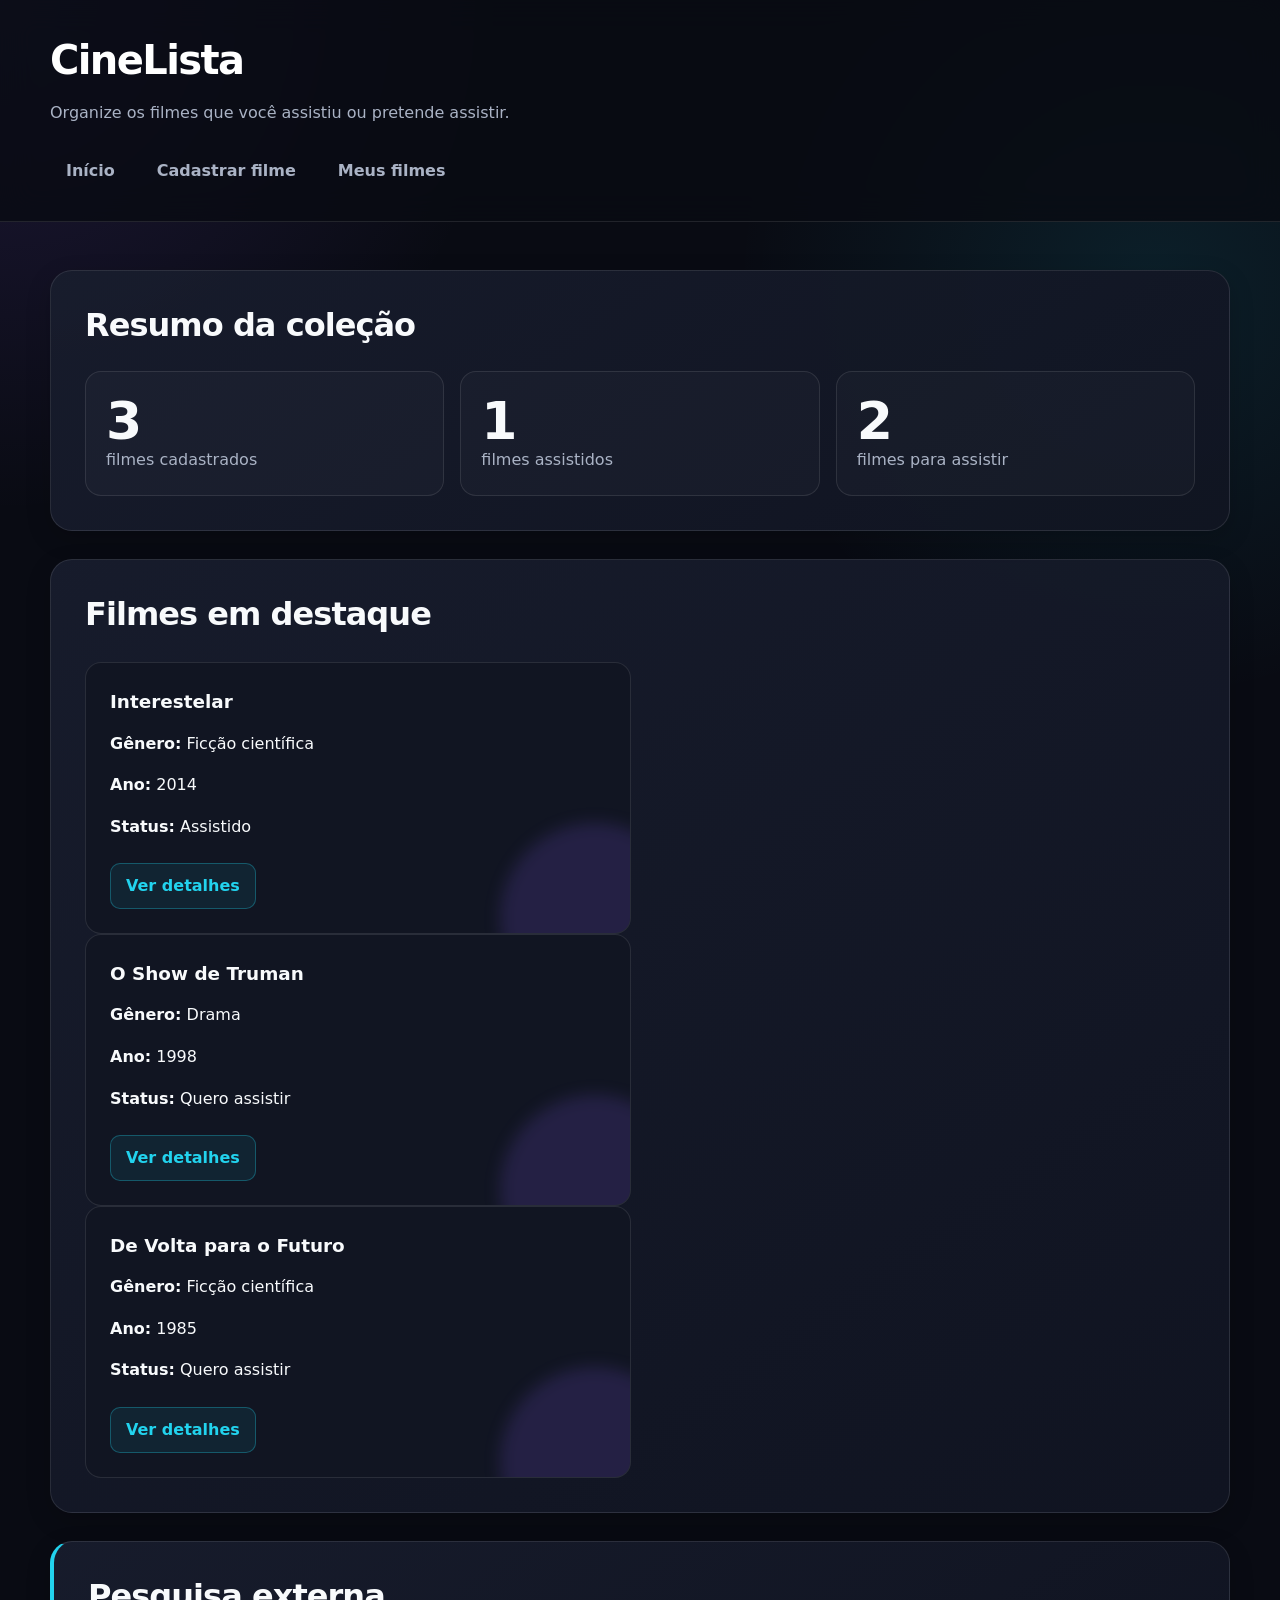
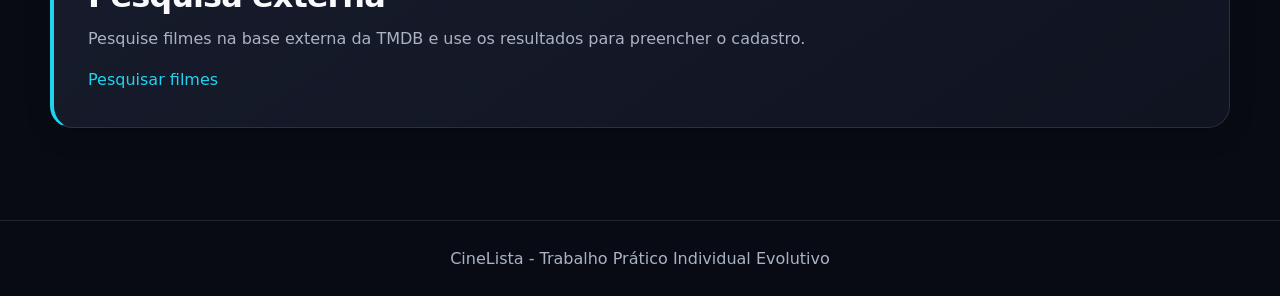
<file: index.html>
<!DOCTYPE html>
<html lang="pt-BR">
<head>
  <meta charset="UTF-8"><meta name="viewport" content="width=device-width, initial-scale=1.0">
  <meta name="description" content="Sistema pessoal para organizar filmes assistidos e filmes que o usuário pretende assistir.">
  <link rel="stylesheet" href="assets/css/index.css"><title>CineLista | Início</title>
</head>
<body>
<header><h1>CineLista</h1><p>Organize os filmes que você assistiu ou pretende assistir.</p><nav aria-label="Navegação principal"><ul><li><a href="index.html">Início</a></li><li><a href="cadastro.html">Cadastrar filme</a></li><li><a href="filmes.html">Meus filmes</a></li></ul></nav></header>
<main>
  <section aria-labelledby="resumo-titulo"><h2 id="resumo-titulo">Resumo da coleção</h2><ul id="resumo-colecao"></ul></section>
  <section aria-labelledby="destaques-titulo"><h2 id="destaques-titulo">Filmes em destaque</h2><div id="destaques"></div></section>
  <aside aria-labelledby="api-titulo">
    <h2 id="api-titulo">Pesquisa externa</h2>

    <p>
      Pesquise filmes na base externa da TMDB e use os
      resultados para preencher o cadastro.
    </p>

    <a href="#">
      Pesquisar filmes
    </a>
  </aside>
</main>
<footer><p>CineLista - Trabalho Prático Individual Evolutivo</p></footer>
<script src="assets/js/index.js"></script>
</body></html>
</file>
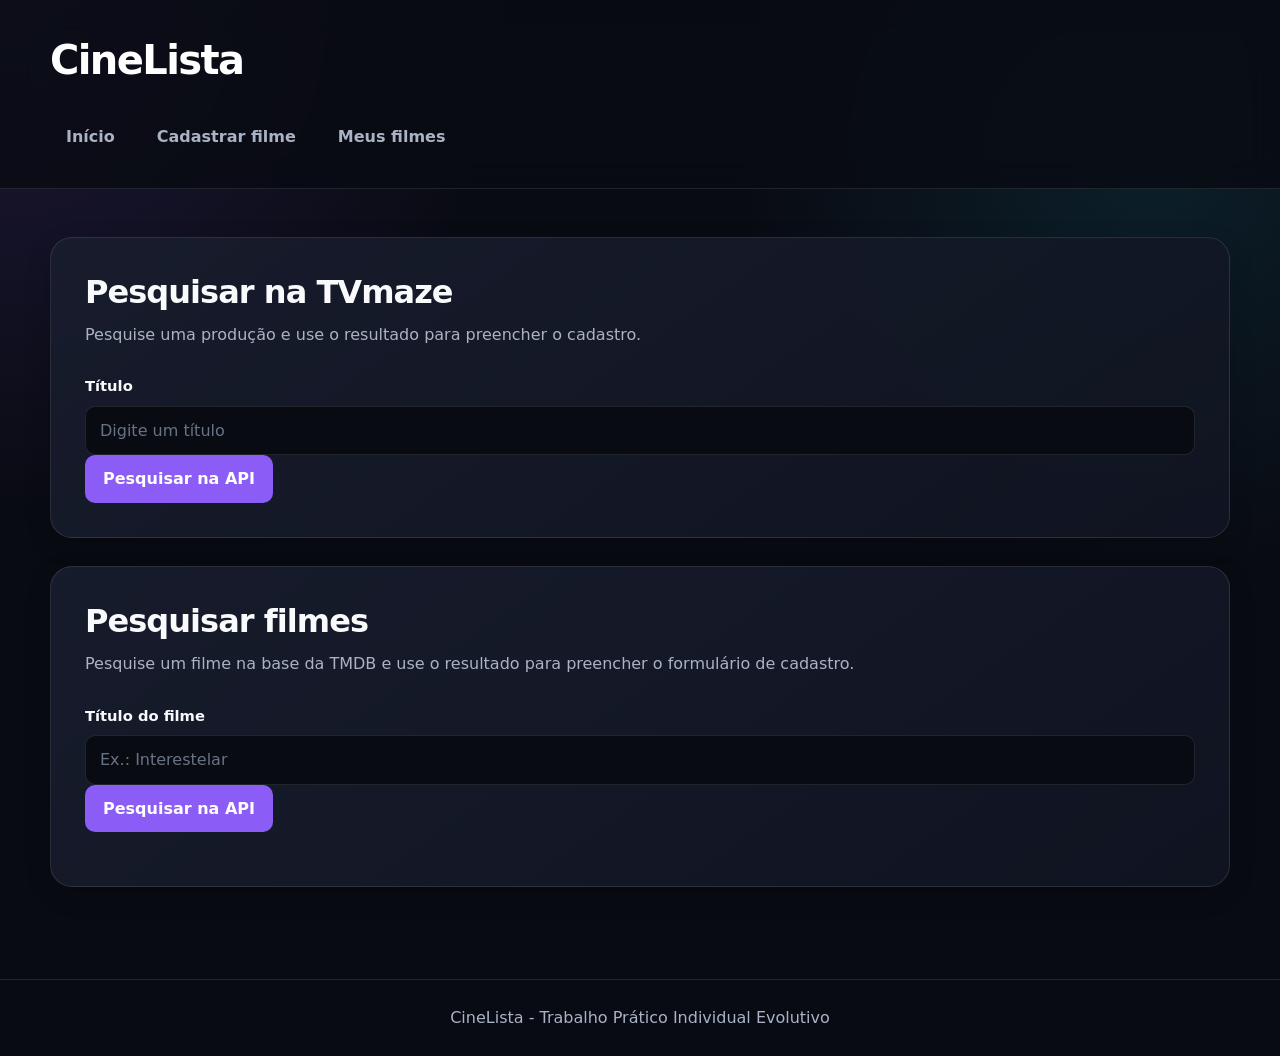
<file: cadastro.html>
<!DOCTYPE html>
<html lang="pt-BR">
<head>
  <meta charset="UTF-8"><meta name="viewport" content="width=device-width, initial-scale=1.0">
  <meta name="description" content="Cadastro de filmes no sistema CineLista."><link rel="stylesheet" href="assets/css/cadastro.css"><title>CineLista | Cadastrar filme</title>
</head>
<body>
<header><h1>CineLista</h1><nav aria-label="Navegação principal"><ul><li><a href="index.html">Início</a></li><li><a href="cadastro.html">Cadastrar filme</a></li><li><a href="filmes.html">Meus filmes</a></li></ul></nav></header>
<main>
  <section id="pesquisa-api" aria-labelledby="api-titulo"><h2 id="api-titulo">Pesquisar na TVmaze</h2><p>Pesquise uma produção e use o resultado para preencher o cadastro.</p><form id="form-api"><label for="busca-api">Título</label><br><input type="search" id="busca-api" required placeholder="Digite um título"><button type="submit">Pesquisar na API</button></form><div id="resultados-api" aria-live="polite"></div></section>
  <section id="pesquisa-api" aria-labelledby="api-titulo">
  <h2 id="api-titulo">Pesquisar filmes</h2>

  <p>
    Pesquise um filme na base da TMDB e use o resultado
    para preencher o formulário de cadastro.
  </p>

  <form id="form-api">
    <p>
      <label for="busca-api">Título do filme</label><br>

      <input
        type="search"
        id="busca-api"
        name="busca-api"
        required
        maxlength="100"
        placeholder="Ex.: Interestelar"
      >

      <button type="submit">Pesquisar na API</button>
    </p>
  </form>
  <p id="feedback" role="status" aria-live="polite"></p>

  <div id="resultados-api" aria-live="polite"></div>
</section>
</main>
<footer><p>CineLista - Trabalho Prático Individual Evolutivo</p></footer><script src="assets/js/cadastro.js"></script>
</body></html>
</file>
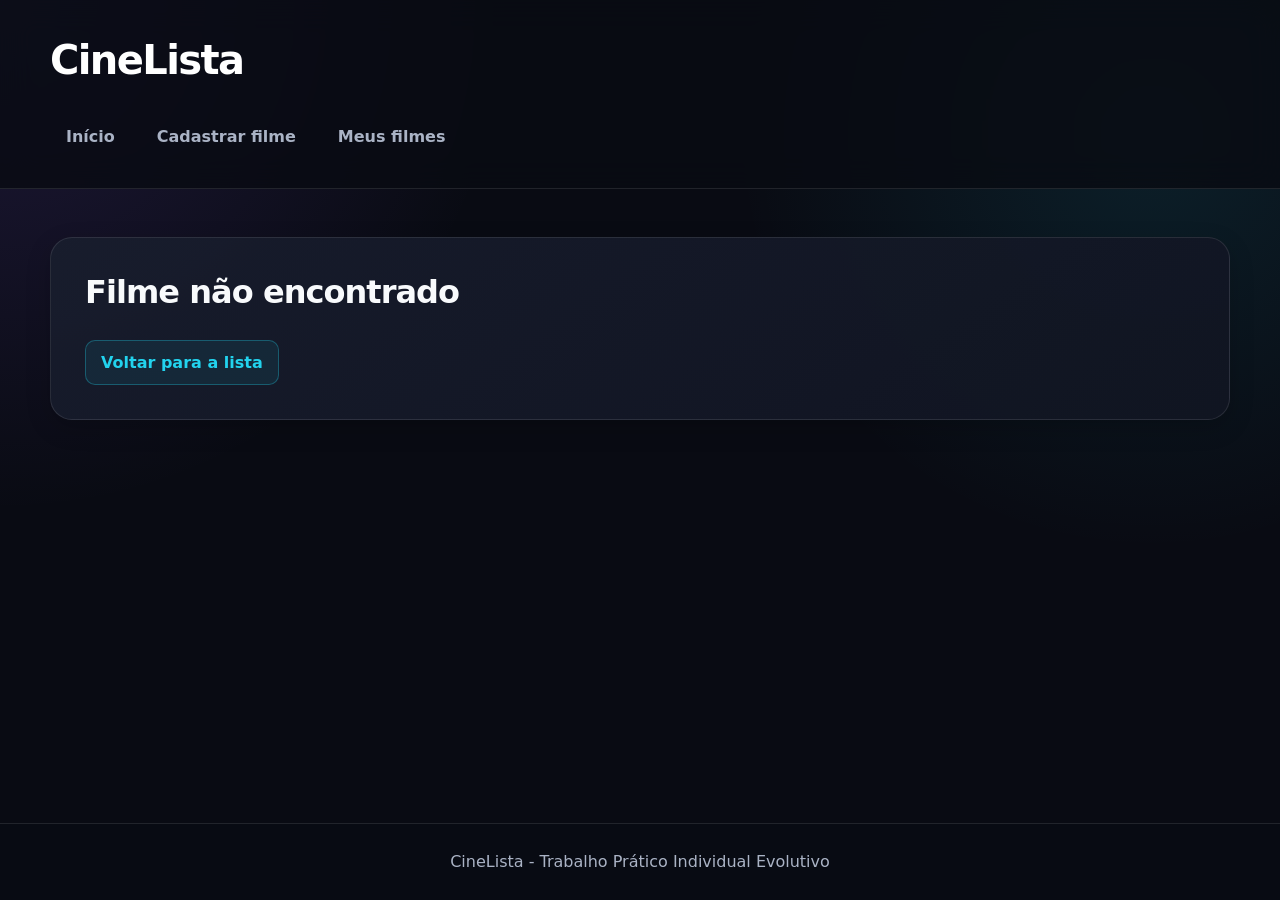
<file: detalhes.html>
<!DOCTYPE html>
<html lang="pt-BR">
<head><meta charset="UTF-8"><meta name="viewport" content="width=device-width, initial-scale=1.0"><meta name="description" content="Detalhes de um filme cadastrado no CineLista."><link rel="stylesheet" href="assets/css/detalhes.css"><title>CineLista | Detalhes</title></head>
<body>
<header><h1>CineLista</h1><nav aria-label="Navegação principal"><ul><li><a href="index.html">Início</a></li><li><a href="cadastro.html">Cadastrar filme</a></li><li><a href="filmes.html">Meus filmes</a></li></ul></nav></header>
<main><article id="detalhes-filme" aria-live="polite"><p>Carregando detalhes...</p></article></main>
<footer><p>CineLista - Trabalho Prático Individual Evolutivo</p></footer><script src="assets/js/detalhes.js"></script>
</body></html>
</file>
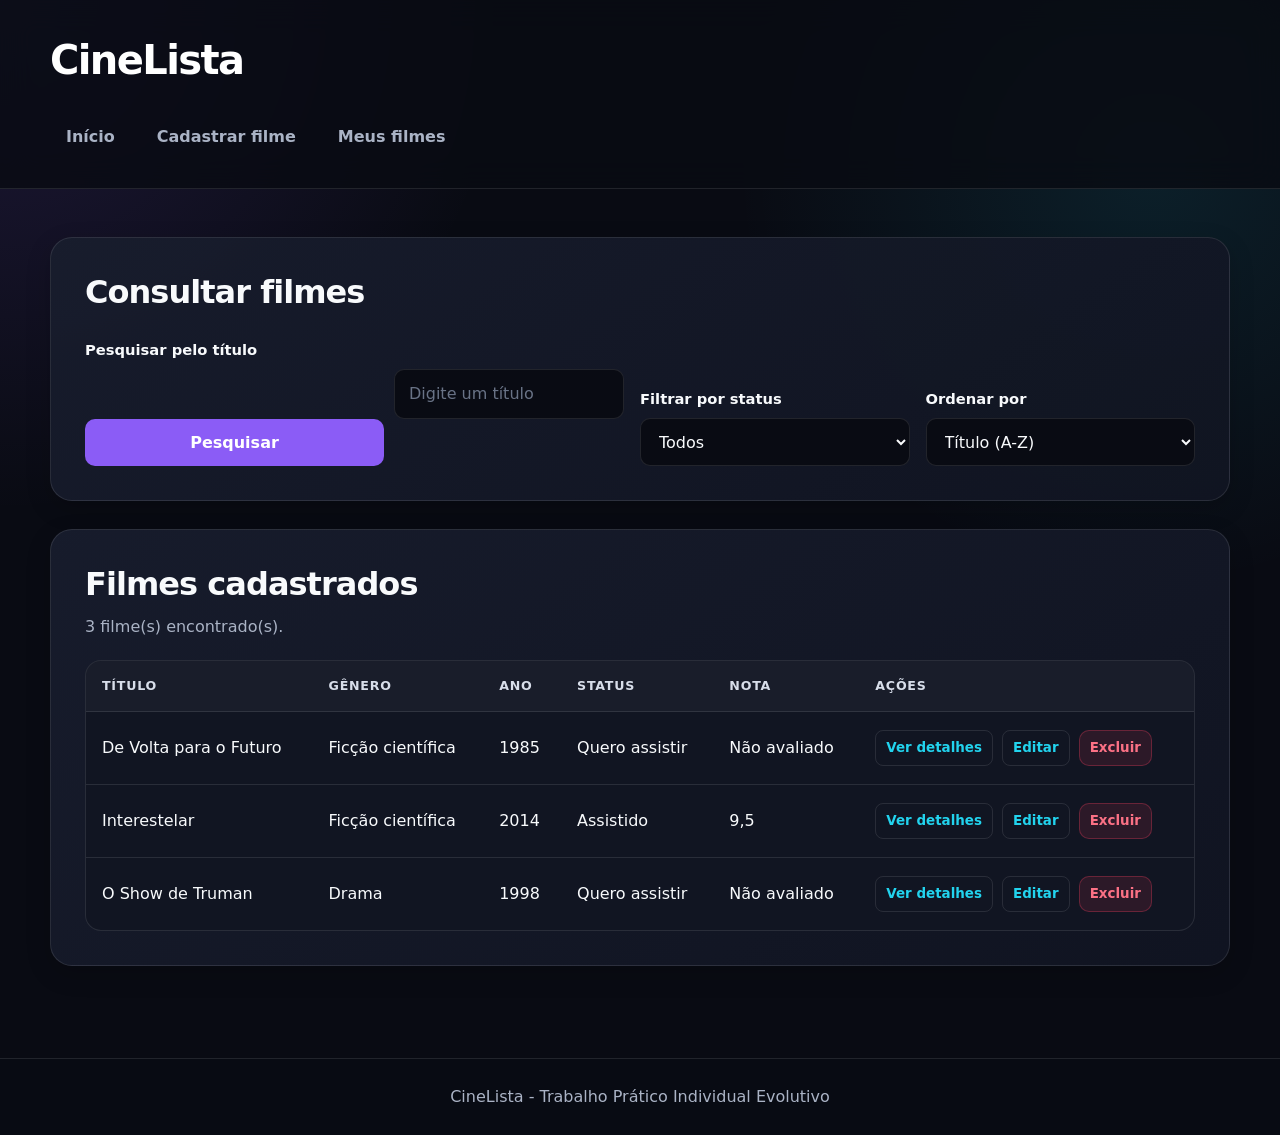
<file: filmes.html>
<!DOCTYPE html>
<html lang="pt-BR">
<head><meta charset="UTF-8"><meta name="viewport" content="width=device-width, initial-scale=1.0"><meta name="description" content="Listagem, pesquisa, filtro e ordenação de filmes do CineLista."><link rel="stylesheet" href="assets/css/filmes.css"><title>CineLista | Meus filmes</title></head>
<body>
<header><h1>CineLista</h1><nav aria-label="Navegação principal"><ul><li><a href="index.html">Início</a></li><li><a href="cadastro.html">Cadastrar filme</a></li><li><a href="filmes.html">Meus filmes</a></li></ul></nav></header>
<main>
<section aria-labelledby="consulta-titulo"><h2 id="consulta-titulo">Consultar filmes</h2><form id="form-consulta">
<p><label for="pesquisa">Pesquisar pelo título</label><br><input type="search" id="pesquisa" placeholder="Digite um título"><button type="submit">Pesquisar</button></p>
<p><label for="filtro-status">Filtrar por status</label><br><select id="filtro-status"><option value="">Todos</option><option>Quero assistir</option><option>Assistindo</option><option>Assistido</option></select></p>
<p><label for="ordenacao">Ordenar por</label><br><select id="ordenacao"><option value="az">Título (A-Z)</option><option value="za">Título (Z-A)</option><option value="ano">Ano mais recente</option><option value="nota">Maior nota</option></select></p>
</form></section>
<section aria-labelledby="lista-titulo"><h2 id="lista-titulo">Filmes cadastrados</h2><p id="mensagem-lista" aria-live="polite"></p><table><caption>Lista de filmes cadastrados no CineLista</caption><thead><tr><th scope="col">Título</th><th scope="col">Gênero</th><th scope="col">Ano</th><th scope="col">Status</th><th scope="col">Nota</th><th scope="col">Ações</th></tr></thead><tbody id="corpo-filmes"></tbody></table></section>
</main><footer><p>CineLista - Trabalho Prático Individual Evolutivo</p></footer><script src="assets/js/filmes.js"></script>
</body></html>
</file>
<file: assets/css/index.css>
:root {
  --color-bg: #090b13;
  --color-surface: #111522;
  --color-surface-soft: #181d2d;
  --color-surface-hover: #20263a;
  --color-primary: #8b5cf6;
  --color-primary-hover: #7c3aed;
  --color-secondary: #22d3ee;
  --color-text: #f8fafc;
  --color-text-soft: #aab3c5;
  --color-border: rgba(255, 255, 255, 0.10);
  --color-danger: #f43f5e;
  --color-danger-hover: #e11d48;
  --color-success: #34d399;
  --shadow-sm: 0 8px 24px rgba(0, 0, 0, 0.18);
  --shadow-md: 0 18px 45px rgba(0, 0, 0, 0.28);
  --radius-sm: 10px;
  --radius-md: 16px;
  --radius-lg: 22px;
  --container: 1180px;
  --transition: 180ms ease;
}

* {
  box-sizing: border-box;
}

html {
  scroll-behavior: smooth;
  color-scheme: dark;
}

body {
  min-height: 100vh;
  margin: 0;
  display: flex;
  flex-direction: column;
  overflow-x: hidden;
  font-family: 'Inter', system-ui, -apple-system, BlinkMacSystemFont, 'Segoe UI', sans-serif;
  color: var(--color-text);
  background:
    radial-gradient(circle at top left, rgba(139, 92, 246, 0.16), transparent 32rem),
    radial-gradient(circle at 90% 15%, rgba(34, 211, 238, 0.10), transparent 26rem),
    var(--color-bg);
  line-height: 1.6;
}

::selection {
  color: #fff;
  background: var(--color-primary);
}

a {
  color: var(--color-secondary);
  text-decoration: none;
  transition: color var(--transition), background-color var(--transition), transform var(--transition);
}

a:hover {
  color: #a5f3fc;
}

button,
input,
select,
textarea {
  font: inherit;
}

button,
a {
  -webkit-tap-highlight-color: transparent;
}

body > header {
  padding: 28px max(24px, calc((100% - var(--container)) / 2));
  border-bottom: 1px solid var(--color-border);
  background: rgba(9, 11, 19, 0.82);
  backdrop-filter: blur(16px);
}

body > header h1 {
  margin: 0;
  font-size: clamp(1.75rem, 4vw, 2.5rem);
  font-weight: 800;
  letter-spacing: -0.04em;
  background: linear-gradient(135deg, #fff 20%, #c4b5fd 68%, #67e8f9);
  -webkit-background-clip: text;
  background-clip: text;
  color: transparent;
}

body > header > p {
  max-width: 650px;
  margin: 8px 0 0;
  color: var(--color-text-soft);
}

nav {
  margin-top: 22px;
}

nav ul {
  display: flex;
  flex-wrap: wrap;
  gap: 10px;
  margin: 0;
  padding: 0;
  list-style: none;
}

nav a {
  display: inline-flex;
  align-items: center;
  min-height: 42px;
  padding: 9px 15px;
  border: 1px solid transparent;
  border-radius: 999px;
  color: var(--color-text-soft);
  font-weight: 600;
}

nav a:hover,
nav a:focus-visible {
  color: var(--color-text);
  border-color: var(--color-border);
  background: var(--color-surface-soft);
  outline: none;
  transform: translateY(-1px);
}

main {
  width: min(calc(100% - 48px), var(--container));
  margin: 0 auto;
  padding: 48px 0 64px;
  flex: 1;
}

main > section,
main > article,
main > aside {
  margin-bottom: 28px;
  padding: clamp(22px, 4vw, 34px);
  border: 1px solid var(--color-border);
  border-radius: var(--radius-lg);
  background: linear-gradient(145deg, rgba(24, 29, 45, 0.94), rgba(17, 21, 34, 0.94));
  box-shadow: var(--shadow-sm);
}

main > section:hover,
main > article:hover {
  border-color: rgba(139, 92, 246, 0.28);
}

h2,
h3,
p {
  margin-top: 0;
}

h2 {
  margin-bottom: 10px;
  font-size: clamp(1.35rem, 3vw, 2rem);
  line-height: 1.25;
  letter-spacing: -0.03em;
}

h3 {
  margin-bottom: 14px;
  font-size: 1.15rem;
}

section > p,
article header p,
aside p {
  color: var(--color-text-soft);
}

/* Página inicial */
section[aria-labelledby='resumo-titulo'] ul {
  display: grid;
  grid-template-columns: repeat(3, minmax(0, 1fr));
  gap: 16px;
  margin: 26px 0 0;
  padding: 0;
  list-style: none;
}

section[aria-labelledby='resumo-titulo'] li {
  min-height: 125px;
  display: flex;
  flex-direction: column;
  justify-content: center;
  padding: 20px;
  border: 1px solid var(--color-border);
  border-radius: var(--radius-md);
  color: var(--color-text-soft);
  background: rgba(255, 255, 255, 0.025);
}

section[aria-labelledby='resumo-titulo'] strong {
  display: block;
  font-size: clamp(2rem, 5vw, 3.25rem);
  line-height: 1;
  color: var(--color-text);
}

section[aria-labelledby='destaques-titulo'] {
  display: grid;
  grid-template-columns: repeat(2, minmax(0, 1fr));
  gap: 18px;
}

section[aria-labelledby='destaques-titulo'] > h2 {
  grid-column: 1 / -1;
}

section[aria-labelledby='destaques-titulo'] article {
  position: relative;
  min-height: 250px;
  padding: 24px;
  overflow: hidden;
  border: 1px solid var(--color-border);
  border-radius: var(--radius-md);
  background: var(--color-surface);
}

section[aria-labelledby='destaques-titulo'] article::after {
  content: '';
  position: absolute;
  right: -60px;
  bottom: -80px;
  width: 190px;
  height: 190px;
  border-radius: 50%;
  background: rgba(139, 92, 246, 0.16);
  filter: blur(8px);
}

section[aria-labelledby='destaques-titulo'] article > * {
  position: relative;
  z-index: 1;
}

section[aria-labelledby='destaques-titulo'] article a,
main > article > p:last-child a {
  display: inline-flex;
  align-items: center;
  justify-content: center;
  min-height: 42px;
  margin-top: 8px;
  padding: 9px 15px;
  border: 1px solid rgba(34, 211, 238, 0.3);
  border-radius: var(--radius-sm);
  font-weight: 700;
  background: rgba(34, 211, 238, 0.08);
}

aside {
  border-left: 4px solid var(--color-secondary) !important;
}

/* Formulários */
form {
  margin-top: 26px;
}

form p {
  margin-bottom: 20px;
}

label {
  display: inline-block;
  margin-bottom: 8px;
  color: var(--color-text);
  font-size: 0.92rem;
  font-weight: 700;
}

input,
select,
textarea {
  width: 100%;
  min-height: 48px;
  padding: 11px 14px;
  border: 1px solid var(--color-border);
  border-radius: var(--radius-sm);
  outline: none;
  color: var(--color-text);
  background: var(--color-bg);
  transition: border-color var(--transition), box-shadow var(--transition), background-color var(--transition);
}

textarea {
  min-height: 135px;
  resize: vertical;
}

input::placeholder,
textarea::placeholder {
  color: #697386;
}

input:hover,
select:hover,
textarea:hover {
  border-color: rgba(255, 255, 255, 0.2);
}

input:focus,
select:focus,
textarea:focus {
  border-color: var(--color-primary);
  box-shadow: 0 0 0 4px rgba(139, 92, 246, 0.13);
  background: #0c0f19;
}

input:invalid:not(:placeholder-shown) {
  border-color: var(--color-danger);
}

button {
  min-height: 44px;
  padding: 10px 17px;
  border: 1px solid transparent;
  border-radius: var(--radius-sm);
  cursor: pointer;
  color: #fff;
  font-weight: 700;
  background: var(--color-primary);
  transition: background-color var(--transition), border-color var(--transition), transform var(--transition), box-shadow var(--transition);
}

button:hover {
  background: var(--color-primary-hover);
  box-shadow: 0 10px 24px rgba(124, 58, 237, 0.23);
  transform: translateY(-1px);
}

button:active {
  transform: translateY(0);
}

button:focus-visible,
a:focus-visible {
  outline: 3px solid rgba(34, 211, 238, 0.45);
  outline-offset: 3px;
}

button[type='reset'] {
  margin-left: 8px;
  border-color: var(--color-border);
  color: var(--color-text-soft);
  background: transparent;
}

button[type='reset']:hover {
  color: var(--color-text);
  background: var(--color-surface-hover);
  box-shadow: none;
}

/* Consulta de filmes */
section[aria-labelledby='consulta-titulo'] form {
  display: grid;
  grid-template-columns: 2fr 1fr 1fr;
  gap: 16px;
  align-items: end;
}

section[aria-labelledby='consulta-titulo'] form p {
  margin: 0;
}

section[aria-labelledby='consulta-titulo'] form p:first-child {
  display: grid;
  grid-template-columns: 1fr auto;
  column-gap: 10px;
}

section[aria-labelledby='consulta-titulo'] form p:first-child label,
section[aria-labelledby='consulta-titulo'] form p:first-child br {
  grid-column: 1 / -1;
}

/* Tabela */
section[aria-labelledby='lista-titulo'] {
  overflow-x: auto;
}

table {
  width: 100%;
  min-width: 850px;
  margin-top: 20px;
  overflow: hidden;
  border-collapse: separate;
  border-spacing: 0;
  border: 1px solid var(--color-border);
  border-radius: var(--radius-md);
  background: var(--color-surface);
}

caption {
  position: absolute;
  width: 1px;
  height: 1px;
  padding: 0;
  margin: -1px;
  overflow: hidden;
  clip: rect(0, 0, 0, 0);
  white-space: nowrap;
  border: 0;
}

th,
td {
  padding: 15px 16px;
  text-align: left;
  border-bottom: 1px solid var(--color-border);
  vertical-align: middle;
}

th {
  color: #d8deea;
  font-size: 0.79rem;
  letter-spacing: 0.06em;
  text-transform: uppercase;
  background: rgba(255, 255, 255, 0.035);
}

tbody tr:last-child td {
  border-bottom: 0;
}

tbody tr {
  transition: background-color var(--transition);
}

tbody tr:hover {
  background: rgba(139, 92, 246, 0.06);
}

td:last-child {
  white-space: nowrap;
}

td a,
td button {
  margin: 3px 4px 3px 0;
}

td a {
  display: inline-flex;
  min-height: 36px;
  align-items: center;
  padding: 6px 10px;
  border: 1px solid var(--color-border);
  border-radius: 8px;
  font-size: 0.84rem;
  font-weight: 700;
}

td button {
  min-height: 36px;
  padding: 6px 10px;
  font-size: 0.84rem;
}

td button:last-child,
main > article > p:last-child button:nth-of-type(2) {
  border-color: rgba(244, 63, 94, 0.3);
  background: rgba(244, 63, 94, 0.12);
  color: #fb7185;
}

td button:last-child:hover,
main > article > p:last-child button:nth-of-type(2):hover {
  color: #fff;
  background: var(--color-danger-hover);
}

/* Página de detalhes */
main > article > header {
  margin: -34px -34px 28px;
  padding: 34px;
  border-bottom: 1px solid var(--color-border);
  border-radius: var(--radius-lg) var(--radius-lg) 0 0;
  background: linear-gradient(135deg, rgba(139, 92, 246, 0.14), rgba(34, 211, 238, 0.05));
}

dl {
  display: grid;
  grid-template-columns: minmax(140px, 0.35fr) 1fr;
  margin: 0;
  border: 1px solid var(--color-border);
  border-radius: var(--radius-md);
  overflow: hidden;
}

dt,
dd {
  margin: 0;
  padding: 16px 18px;
  border-bottom: 1px solid var(--color-border);
}

dt {
  color: var(--color-text-soft);
  font-weight: 700;
  background: rgba(255, 255, 255, 0.025);
}

dd {
  color: var(--color-text);
}

dt:last-of-type,
dd:last-of-type {
  border-bottom: 0;
}

main > article > p:last-child {
  display: flex;
  flex-wrap: wrap;
  gap: 10px;
  align-items: center;
  margin: 28px 0 0;
}

main > article > p:last-child a {
  margin: 0;
}

/* Rodapé */
body > footer {
  padding: 25px max(24px, calc((100% - var(--container)) / 2));
  border-top: 1px solid var(--color-border);
  color: var(--color-text-soft);
  text-align: center;
  background: rgba(9, 11, 19, 0.65);
}

body > footer p {
  margin: 0;
}

/* Classes prontas para futura integração com JavaScript */
.is-hidden {
  display: none !important;
}

.is-loading {
  pointer-events: none;
  opacity: 0.55;
}

.is-disabled,
button:disabled {
  cursor: not-allowed;
  opacity: 0.5;
  transform: none;
}

.message,
[data-message] {
  margin: 16px 0;
  padding: 12px 14px;
  border: 1px solid var(--color-border);
  border-radius: var(--radius-sm);
  color: var(--color-text-soft);
  background: var(--color-surface-soft);
}

.message--success {
  border-color: rgba(52, 211, 153, 0.35);
  color: #6ee7b7;
}

.message--error {
  border-color: rgba(244, 63, 94, 0.35);
  color: #fb7185;
}

@media (max-width: 860px) {
  section[aria-labelledby='resumo-titulo'] ul,
  section[aria-labelledby='destaques-titulo'] {
    grid-template-columns: 1fr;
  }

  section[aria-labelledby='consulta-titulo'] form {
    grid-template-columns: 1fr 1fr;
  }

  section[aria-labelledby='consulta-titulo'] form p:first-child {
    grid-column: 1 / -1;
  }
}

@media (max-width: 600px) {
  body > header {
    padding-top: 22px;
    padding-bottom: 22px;
  }

  nav ul {
    display: grid;
    grid-template-columns: 1fr;
  }

  nav a {
    width: 100%;
    justify-content: center;
    border-color: var(--color-border);
    background: var(--color-surface);
  }

  main {
    width: min(calc(100% - 28px), var(--container));
    padding-top: 28px;
  }

  main > section,
  main > article,
  main > aside {
    padding: 19px;
    border-radius: var(--radius-md);
  }

  section[aria-labelledby='consulta-titulo'] form {
    grid-template-columns: 1fr;
  }

  section[aria-labelledby='consulta-titulo'] form p:first-child {
    grid-column: auto;
    grid-template-columns: 1fr;
  }

  section[aria-labelledby='consulta-titulo'] form p:first-child button {
    margin-top: 10px;
  }

  button[type='reset'] {
    margin: 10px 0 0;
  }

  main > article > header {
    margin: -19px -19px 22px;
    padding: 24px 19px;
  }

  dl {
    grid-template-columns: 1fr;
  }

  dt {
    padding-bottom: 5px;
    border-bottom: 0;
  }

  dd {
    padding-top: 5px;
  }
}

@media (prefers-reduced-motion: reduce) {
  *,
  *::before,
  *::after {
    scroll-behavior: auto !important;
    transition-duration: 0.01ms !important;
  }
}
</file>
<file: assets/css/cadastro.css>
:root {
  --color-bg: #090b13;
  --color-surface: #111522;
  --color-surface-soft: #181d2d;
  --color-surface-hover: #20263a;
  --color-primary: #8b5cf6;
  --color-primary-hover: #7c3aed;
  --color-secondary: #22d3ee;
  --color-text: #f8fafc;
  --color-text-soft: #aab3c5;
  --color-border: rgba(255, 255, 255, 0.10);
  --color-danger: #f43f5e;
  --color-danger-hover: #e11d48;
  --color-success: #34d399;
  --shadow-sm: 0 8px 24px rgba(0, 0, 0, 0.18);
  --shadow-md: 0 18px 45px rgba(0, 0, 0, 0.28);
  --radius-sm: 10px;
  --radius-md: 16px;
  --radius-lg: 22px;
  --container: 1180px;
  --transition: 180ms ease;
}

* {
  box-sizing: border-box;
}

html {
  scroll-behavior: smooth;
  color-scheme: dark;
}

body {
  min-height: 100vh;
  margin: 0;
  display: flex;
  flex-direction: column;
  overflow-x: hidden;
  font-family: 'Inter', system-ui, -apple-system, BlinkMacSystemFont, 'Segoe UI', sans-serif;
  color: var(--color-text);
  background:
    radial-gradient(circle at top left, rgba(139, 92, 246, 0.16), transparent 32rem),
    radial-gradient(circle at 90% 15%, rgba(34, 211, 238, 0.10), transparent 26rem),
    var(--color-bg);
  line-height: 1.6;
}

::selection {
  color: #fff;
  background: var(--color-primary);
}

a {
  color: var(--color-secondary);
  text-decoration: none;
  transition: color var(--transition), background-color var(--transition), transform var(--transition);
}

a:hover {
  color: #a5f3fc;
}

button,
input,
select,
textarea {
  font: inherit;
}

button,
a {
  -webkit-tap-highlight-color: transparent;
}

body > header {
  padding: 28px max(24px, calc((100% - var(--container)) / 2));
  border-bottom: 1px solid var(--color-border);
  background: rgba(9, 11, 19, 0.82);
  backdrop-filter: blur(16px);
}

body > header h1 {
  margin: 0;
  font-size: clamp(1.75rem, 4vw, 2.5rem);
  font-weight: 800;
  letter-spacing: -0.04em;
  background: linear-gradient(135deg, #fff 20%, #c4b5fd 68%, #67e8f9);
  -webkit-background-clip: text;
  background-clip: text;
  color: transparent;
}

body > header > p {
  max-width: 650px;
  margin: 8px 0 0;
  color: var(--color-text-soft);
}

nav {
  margin-top: 22px;
}

nav ul {
  display: flex;
  flex-wrap: wrap;
  gap: 10px;
  margin: 0;
  padding: 0;
  list-style: none;
}

nav a {
  display: inline-flex;
  align-items: center;
  min-height: 42px;
  padding: 9px 15px;
  border: 1px solid transparent;
  border-radius: 999px;
  color: var(--color-text-soft);
  font-weight: 600;
}

nav a:hover,
nav a:focus-visible {
  color: var(--color-text);
  border-color: var(--color-border);
  background: var(--color-surface-soft);
  outline: none;
  transform: translateY(-1px);
}

main {
  width: min(calc(100% - 48px), var(--container));
  margin: 0 auto;
  padding: 48px 0 64px;
  flex: 1;
}

main > section,
main > article,
main > aside {
  margin-bottom: 28px;
  padding: clamp(22px, 4vw, 34px);
  border: 1px solid var(--color-border);
  border-radius: var(--radius-lg);
  background: linear-gradient(145deg, rgba(24, 29, 45, 0.94), rgba(17, 21, 34, 0.94));
  box-shadow: var(--shadow-sm);
}

main > section:hover,
main > article:hover {
  border-color: rgba(139, 92, 246, 0.28);
}

h2,
h3,
p {
  margin-top: 0;
}

h2 {
  margin-bottom: 10px;
  font-size: clamp(1.35rem, 3vw, 2rem);
  line-height: 1.25;
  letter-spacing: -0.03em;
}

h3 {
  margin-bottom: 14px;
  font-size: 1.15rem;
}

section > p,
article header p,
aside p {
  color: var(--color-text-soft);
}

/* Página inicial */
section[aria-labelledby='resumo-titulo'] ul {
  display: grid;
  grid-template-columns: repeat(3, minmax(0, 1fr));
  gap: 16px;
  margin: 26px 0 0;
  padding: 0;
  list-style: none;
}

section[aria-labelledby='resumo-titulo'] li {
  min-height: 125px;
  display: flex;
  flex-direction: column;
  justify-content: center;
  padding: 20px;
  border: 1px solid var(--color-border);
  border-radius: var(--radius-md);
  color: var(--color-text-soft);
  background: rgba(255, 255, 255, 0.025);
}

section[aria-labelledby='resumo-titulo'] strong {
  display: block;
  font-size: clamp(2rem, 5vw, 3.25rem);
  line-height: 1;
  color: var(--color-text);
}

section[aria-labelledby='destaques-titulo'] {
  display: grid;
  grid-template-columns: repeat(2, minmax(0, 1fr));
  gap: 18px;
}

section[aria-labelledby='destaques-titulo'] > h2 {
  grid-column: 1 / -1;
}

section[aria-labelledby='destaques-titulo'] article {
  position: relative;
  min-height: 250px;
  padding: 24px;
  overflow: hidden;
  border: 1px solid var(--color-border);
  border-radius: var(--radius-md);
  background: var(--color-surface);
}

section[aria-labelledby='destaques-titulo'] article::after {
  content: '';
  position: absolute;
  right: -60px;
  bottom: -80px;
  width: 190px;
  height: 190px;
  border-radius: 50%;
  background: rgba(139, 92, 246, 0.16);
  filter: blur(8px);
}

section[aria-labelledby='destaques-titulo'] article > * {
  position: relative;
  z-index: 1;
}

section[aria-labelledby='destaques-titulo'] article a,
main > article > p:last-child a {
  display: inline-flex;
  align-items: center;
  justify-content: center;
  min-height: 42px;
  margin-top: 8px;
  padding: 9px 15px;
  border: 1px solid rgba(34, 211, 238, 0.3);
  border-radius: var(--radius-sm);
  font-weight: 700;
  background: rgba(34, 211, 238, 0.08);
}

aside {
  border-left: 4px solid var(--color-secondary) !important;
}

/* Formulários */
form {
  margin-top: 26px;
}

form p {
  margin-bottom: 20px;
}

label {
  display: inline-block;
  margin-bottom: 8px;
  color: var(--color-text);
  font-size: 0.92rem;
  font-weight: 700;
}

input,
select,
textarea {
  width: 100%;
  min-height: 48px;
  padding: 11px 14px;
  border: 1px solid var(--color-border);
  border-radius: var(--radius-sm);
  outline: none;
  color: var(--color-text);
  background: var(--color-bg);
  transition: border-color var(--transition), box-shadow var(--transition), background-color var(--transition);
}

textarea {
  min-height: 135px;
  resize: vertical;
}

input::placeholder,
textarea::placeholder {
  color: #697386;
}

input:hover,
select:hover,
textarea:hover {
  border-color: rgba(255, 255, 255, 0.2);
}

input:focus,
select:focus,
textarea:focus {
  border-color: var(--color-primary);
  box-shadow: 0 0 0 4px rgba(139, 92, 246, 0.13);
  background: #0c0f19;
}

input:invalid:not(:placeholder-shown) {
  border-color: var(--color-danger);
}

button {
  min-height: 44px;
  padding: 10px 17px;
  border: 1px solid transparent;
  border-radius: var(--radius-sm);
  cursor: pointer;
  color: #fff;
  font-weight: 700;
  background: var(--color-primary);
  transition: background-color var(--transition), border-color var(--transition), transform var(--transition), box-shadow var(--transition);
}

button:hover {
  background: var(--color-primary-hover);
  box-shadow: 0 10px 24px rgba(124, 58, 237, 0.23);
  transform: translateY(-1px);
}

button:active {
  transform: translateY(0);
}

button:focus-visible,
a:focus-visible {
  outline: 3px solid rgba(34, 211, 238, 0.45);
  outline-offset: 3px;
}

button[type='reset'] {
  margin-left: 8px;
  border-color: var(--color-border);
  color: var(--color-text-soft);
  background: transparent;
}

button[type='reset']:hover {
  color: var(--color-text);
  background: var(--color-surface-hover);
  box-shadow: none;
}

/* Consulta de filmes */
section[aria-labelledby='consulta-titulo'] form {
  display: grid;
  grid-template-columns: 2fr 1fr 1fr;
  gap: 16px;
  align-items: end;
}

section[aria-labelledby='consulta-titulo'] form p {
  margin: 0;
}

section[aria-labelledby='consulta-titulo'] form p:first-child {
  display: grid;
  grid-template-columns: 1fr auto;
  column-gap: 10px;
}

section[aria-labelledby='consulta-titulo'] form p:first-child label,
section[aria-labelledby='consulta-titulo'] form p:first-child br {
  grid-column: 1 / -1;
}

/* Tabela */
section[aria-labelledby='lista-titulo'] {
  overflow-x: auto;
}

table {
  width: 100%;
  min-width: 850px;
  margin-top: 20px;
  overflow: hidden;
  border-collapse: separate;
  border-spacing: 0;
  border: 1px solid var(--color-border);
  border-radius: var(--radius-md);
  background: var(--color-surface);
}

caption {
  position: absolute;
  width: 1px;
  height: 1px;
  padding: 0;
  margin: -1px;
  overflow: hidden;
  clip: rect(0, 0, 0, 0);
  white-space: nowrap;
  border: 0;
}

th,
td {
  padding: 15px 16px;
  text-align: left;
  border-bottom: 1px solid var(--color-border);
  vertical-align: middle;
}

th {
  color: #d8deea;
  font-size: 0.79rem;
  letter-spacing: 0.06em;
  text-transform: uppercase;
  background: rgba(255, 255, 255, 0.035);
}

tbody tr:last-child td {
  border-bottom: 0;
}

tbody tr {
  transition: background-color var(--transition);
}

tbody tr:hover {
  background: rgba(139, 92, 246, 0.06);
}

td:last-child {
  white-space: nowrap;
}

td a,
td button {
  margin: 3px 4px 3px 0;
}

td a {
  display: inline-flex;
  min-height: 36px;
  align-items: center;
  padding: 6px 10px;
  border: 1px solid var(--color-border);
  border-radius: 8px;
  font-size: 0.84rem;
  font-weight: 700;
}

td button {
  min-height: 36px;
  padding: 6px 10px;
  font-size: 0.84rem;
}

td button:last-child,
main > article > p:last-child button:nth-of-type(2) {
  border-color: rgba(244, 63, 94, 0.3);
  background: rgba(244, 63, 94, 0.12);
  color: #fb7185;
}

td button:last-child:hover,
main > article > p:last-child button:nth-of-type(2):hover {
  color: #fff;
  background: var(--color-danger-hover);
}

/* Página de detalhes */
main > article > header {
  margin: -34px -34px 28px;
  padding: 34px;
  border-bottom: 1px solid var(--color-border);
  border-radius: var(--radius-lg) var(--radius-lg) 0 0;
  background: linear-gradient(135deg, rgba(139, 92, 246, 0.14), rgba(34, 211, 238, 0.05));
}

dl {
  display: grid;
  grid-template-columns: minmax(140px, 0.35fr) 1fr;
  margin: 0;
  border: 1px solid var(--color-border);
  border-radius: var(--radius-md);
  overflow: hidden;
}

dt,
dd {
  margin: 0;
  padding: 16px 18px;
  border-bottom: 1px solid var(--color-border);
}

dt {
  color: var(--color-text-soft);
  font-weight: 700;
  background: rgba(255, 255, 255, 0.025);
}

dd {
  color: var(--color-text);
}

dt:last-of-type,
dd:last-of-type {
  border-bottom: 0;
}

main > article > p:last-child {
  display: flex;
  flex-wrap: wrap;
  gap: 10px;
  align-items: center;
  margin: 28px 0 0;
}

main > article > p:last-child a {
  margin: 0;
}

/* Rodapé */
body > footer {
  padding: 25px max(24px, calc((100% - var(--container)) / 2));
  border-top: 1px solid var(--color-border);
  color: var(--color-text-soft);
  text-align: center;
  background: rgba(9, 11, 19, 0.65);
}

body > footer p {
  margin: 0;
}

/* Classes prontas para futura integração com JavaScript */
.is-hidden {
  display: none !important;
}

.is-loading {
  pointer-events: none;
  opacity: 0.55;
}

.is-disabled,
button:disabled {
  cursor: not-allowed;
  opacity: 0.5;
  transform: none;
}

.message,
[data-message] {
  margin: 16px 0;
  padding: 12px 14px;
  border: 1px solid var(--color-border);
  border-radius: var(--radius-sm);
  color: var(--color-text-soft);
  background: var(--color-surface-soft);
}

.message--success {
  border-color: rgba(52, 211, 153, 0.35);
  color: #6ee7b7;
}

.message--error {
  border-color: rgba(244, 63, 94, 0.35);
  color: #fb7185;
}

@media (max-width: 860px) {
  section[aria-labelledby='resumo-titulo'] ul,
  section[aria-labelledby='destaques-titulo'] {
    grid-template-columns: 1fr;
  }

  section[aria-labelledby='consulta-titulo'] form {
    grid-template-columns: 1fr 1fr;
  }

  section[aria-labelledby='consulta-titulo'] form p:first-child {
    grid-column: 1 / -1;
  }
}

@media (max-width: 600px) {
  body > header {
    padding-top: 22px;
    padding-bottom: 22px;
  }

  nav ul {
    display: grid;
    grid-template-columns: 1fr;
  }

  nav a {
    width: 100%;
    justify-content: center;
    border-color: var(--color-border);
    background: var(--color-surface);
  }

  main {
    width: min(calc(100% - 28px), var(--container));
    padding-top: 28px;
  }

  main > section,
  main > article,
  main > aside {
    padding: 19px;
    border-radius: var(--radius-md);
  }

  section[aria-labelledby='consulta-titulo'] form {
    grid-template-columns: 1fr;
  }

  section[aria-labelledby='consulta-titulo'] form p:first-child {
    grid-column: auto;
    grid-template-columns: 1fr;
  }

  section[aria-labelledby='consulta-titulo'] form p:first-child button {
    margin-top: 10px;
  }

  button[type='reset'] {
    margin: 10px 0 0;
  }

  main > article > header {
    margin: -19px -19px 22px;
    padding: 24px 19px;
  }

  dl {
    grid-template-columns: 1fr;
  }

  dt {
    padding-bottom: 5px;
    border-bottom: 0;
  }

  dd {
    padding-top: 5px;
  }
}

@media (prefers-reduced-motion: reduce) {
  *,
  *::before,
  *::after {
    scroll-behavior: auto !important;
    transition-duration: 0.01ms !important;
  }
}
</file>
<file: assets/css/detalhes.css>
:root {
  --color-bg: #090b13;
  --color-surface: #111522;
  --color-surface-soft: #181d2d;
  --color-surface-hover: #20263a;
  --color-primary: #8b5cf6;
  --color-primary-hover: #7c3aed;
  --color-secondary: #22d3ee;
  --color-text: #f8fafc;
  --color-text-soft: #aab3c5;
  --color-border: rgba(255, 255, 255, 0.10);
  --color-danger: #f43f5e;
  --color-danger-hover: #e11d48;
  --color-success: #34d399;
  --shadow-sm: 0 8px 24px rgba(0, 0, 0, 0.18);
  --shadow-md: 0 18px 45px rgba(0, 0, 0, 0.28);
  --radius-sm: 10px;
  --radius-md: 16px;
  --radius-lg: 22px;
  --container: 1180px;
  --transition: 180ms ease;
}

* {
  box-sizing: border-box;
}

html {
  scroll-behavior: smooth;
  color-scheme: dark;
}

body {
  min-height: 100vh;
  margin: 0;
  display: flex;
  flex-direction: column;
  overflow-x: hidden;
  font-family: 'Inter', system-ui, -apple-system, BlinkMacSystemFont, 'Segoe UI', sans-serif;
  color: var(--color-text);
  background:
    radial-gradient(circle at top left, rgba(139, 92, 246, 0.16), transparent 32rem),
    radial-gradient(circle at 90% 15%, rgba(34, 211, 238, 0.10), transparent 26rem),
    var(--color-bg);
  line-height: 1.6;
}

::selection {
  color: #fff;
  background: var(--color-primary);
}

a {
  color: var(--color-secondary);
  text-decoration: none;
  transition: color var(--transition), background-color var(--transition), transform var(--transition);
}

a:hover {
  color: #a5f3fc;
}

button,
input,
select,
textarea {
  font: inherit;
}

button,
a {
  -webkit-tap-highlight-color: transparent;
}

body > header {
  padding: 28px max(24px, calc((100% - var(--container)) / 2));
  border-bottom: 1px solid var(--color-border);
  background: rgba(9, 11, 19, 0.82);
  backdrop-filter: blur(16px);
}

body > header h1 {
  margin: 0;
  font-size: clamp(1.75rem, 4vw, 2.5rem);
  font-weight: 800;
  letter-spacing: -0.04em;
  background: linear-gradient(135deg, #fff 20%, #c4b5fd 68%, #67e8f9);
  -webkit-background-clip: text;
  background-clip: text;
  color: transparent;
}

body > header > p {
  max-width: 650px;
  margin: 8px 0 0;
  color: var(--color-text-soft);
}

nav {
  margin-top: 22px;
}

nav ul {
  display: flex;
  flex-wrap: wrap;
  gap: 10px;
  margin: 0;
  padding: 0;
  list-style: none;
}

nav a {
  display: inline-flex;
  align-items: center;
  min-height: 42px;
  padding: 9px 15px;
  border: 1px solid transparent;
  border-radius: 999px;
  color: var(--color-text-soft);
  font-weight: 600;
}

nav a:hover,
nav a:focus-visible {
  color: var(--color-text);
  border-color: var(--color-border);
  background: var(--color-surface-soft);
  outline: none;
  transform: translateY(-1px);
}

main {
  width: min(calc(100% - 48px), var(--container));
  margin: 0 auto;
  padding: 48px 0 64px;
  flex: 1;
}

main > section,
main > article,
main > aside {
  margin-bottom: 28px;
  padding: clamp(22px, 4vw, 34px);
  border: 1px solid var(--color-border);
  border-radius: var(--radius-lg);
  background: linear-gradient(145deg, rgba(24, 29, 45, 0.94), rgba(17, 21, 34, 0.94));
  box-shadow: var(--shadow-sm);
}

main > section:hover,
main > article:hover {
  border-color: rgba(139, 92, 246, 0.28);
}

h2,
h3,
p {
  margin-top: 0;
}

h2 {
  margin-bottom: 10px;
  font-size: clamp(1.35rem, 3vw, 2rem);
  line-height: 1.25;
  letter-spacing: -0.03em;
}

h3 {
  margin-bottom: 14px;
  font-size: 1.15rem;
}

section > p,
article header p,
aside p {
  color: var(--color-text-soft);
}

/* Página inicial */
section[aria-labelledby='resumo-titulo'] ul {
  display: grid;
  grid-template-columns: repeat(3, minmax(0, 1fr));
  gap: 16px;
  margin: 26px 0 0;
  padding: 0;
  list-style: none;
}

section[aria-labelledby='resumo-titulo'] li {
  min-height: 125px;
  display: flex;
  flex-direction: column;
  justify-content: center;
  padding: 20px;
  border: 1px solid var(--color-border);
  border-radius: var(--radius-md);
  color: var(--color-text-soft);
  background: rgba(255, 255, 255, 0.025);
}

section[aria-labelledby='resumo-titulo'] strong {
  display: block;
  font-size: clamp(2rem, 5vw, 3.25rem);
  line-height: 1;
  color: var(--color-text);
}

section[aria-labelledby='destaques-titulo'] {
  display: grid;
  grid-template-columns: repeat(2, minmax(0, 1fr));
  gap: 18px;
}

section[aria-labelledby='destaques-titulo'] > h2 {
  grid-column: 1 / -1;
}

section[aria-labelledby='destaques-titulo'] article {
  position: relative;
  min-height: 250px;
  padding: 24px;
  overflow: hidden;
  border: 1px solid var(--color-border);
  border-radius: var(--radius-md);
  background: var(--color-surface);
}

section[aria-labelledby='destaques-titulo'] article::after {
  content: '';
  position: absolute;
  right: -60px;
  bottom: -80px;
  width: 190px;
  height: 190px;
  border-radius: 50%;
  background: rgba(139, 92, 246, 0.16);
  filter: blur(8px);
}

section[aria-labelledby='destaques-titulo'] article > * {
  position: relative;
  z-index: 1;
}

section[aria-labelledby='destaques-titulo'] article a,
main > article > p:last-child a {
  display: inline-flex;
  align-items: center;
  justify-content: center;
  min-height: 42px;
  margin-top: 8px;
  padding: 9px 15px;
  border: 1px solid rgba(34, 211, 238, 0.3);
  border-radius: var(--radius-sm);
  font-weight: 700;
  background: rgba(34, 211, 238, 0.08);
}

aside {
  border-left: 4px solid var(--color-secondary) !important;
}

/* Formulários */
form {
  margin-top: 26px;
}

form p {
  margin-bottom: 20px;
}

label {
  display: inline-block;
  margin-bottom: 8px;
  color: var(--color-text);
  font-size: 0.92rem;
  font-weight: 700;
}

input,
select,
textarea {
  width: 100%;
  min-height: 48px;
  padding: 11px 14px;
  border: 1px solid var(--color-border);
  border-radius: var(--radius-sm);
  outline: none;
  color: var(--color-text);
  background: var(--color-bg);
  transition: border-color var(--transition), box-shadow var(--transition), background-color var(--transition);
}

textarea {
  min-height: 135px;
  resize: vertical;
}

input::placeholder,
textarea::placeholder {
  color: #697386;
}

input:hover,
select:hover,
textarea:hover {
  border-color: rgba(255, 255, 255, 0.2);
}

input:focus,
select:focus,
textarea:focus {
  border-color: var(--color-primary);
  box-shadow: 0 0 0 4px rgba(139, 92, 246, 0.13);
  background: #0c0f19;
}

input:invalid:not(:placeholder-shown) {
  border-color: var(--color-danger);
}

button {
  min-height: 44px;
  padding: 10px 17px;
  border: 1px solid transparent;
  border-radius: var(--radius-sm);
  cursor: pointer;
  color: #fff;
  font-weight: 700;
  background: var(--color-primary);
  transition: background-color var(--transition), border-color var(--transition), transform var(--transition), box-shadow var(--transition);
}

button:hover {
  background: var(--color-primary-hover);
  box-shadow: 0 10px 24px rgba(124, 58, 237, 0.23);
  transform: translateY(-1px);
}

button:active {
  transform: translateY(0);
}

button:focus-visible,
a:focus-visible {
  outline: 3px solid rgba(34, 211, 238, 0.45);
  outline-offset: 3px;
}

button[type='reset'] {
  margin-left: 8px;
  border-color: var(--color-border);
  color: var(--color-text-soft);
  background: transparent;
}

button[type='reset']:hover {
  color: var(--color-text);
  background: var(--color-surface-hover);
  box-shadow: none;
}

/* Consulta de filmes */
section[aria-labelledby='consulta-titulo'] form {
  display: grid;
  grid-template-columns: 2fr 1fr 1fr;
  gap: 16px;
  align-items: end;
}

section[aria-labelledby='consulta-titulo'] form p {
  margin: 0;
}

section[aria-labelledby='consulta-titulo'] form p:first-child {
  display: grid;
  grid-template-columns: 1fr auto;
  column-gap: 10px;
}

section[aria-labelledby='consulta-titulo'] form p:first-child label,
section[aria-labelledby='consulta-titulo'] form p:first-child br {
  grid-column: 1 / -1;
}

/* Tabela */
section[aria-labelledby='lista-titulo'] {
  overflow-x: auto;
}

table {
  width: 100%;
  min-width: 850px;
  margin-top: 20px;
  overflow: hidden;
  border-collapse: separate;
  border-spacing: 0;
  border: 1px solid var(--color-border);
  border-radius: var(--radius-md);
  background: var(--color-surface);
}

caption {
  position: absolute;
  width: 1px;
  height: 1px;
  padding: 0;
  margin: -1px;
  overflow: hidden;
  clip: rect(0, 0, 0, 0);
  white-space: nowrap;
  border: 0;
}

th,
td {
  padding: 15px 16px;
  text-align: left;
  border-bottom: 1px solid var(--color-border);
  vertical-align: middle;
}

th {
  color: #d8deea;
  font-size: 0.79rem;
  letter-spacing: 0.06em;
  text-transform: uppercase;
  background: rgba(255, 255, 255, 0.035);
}

tbody tr:last-child td {
  border-bottom: 0;
}

tbody tr {
  transition: background-color var(--transition);
}

tbody tr:hover {
  background: rgba(139, 92, 246, 0.06);
}

td:last-child {
  white-space: nowrap;
}

td a,
td button {
  margin: 3px 4px 3px 0;
}

td a {
  display: inline-flex;
  min-height: 36px;
  align-items: center;
  padding: 6px 10px;
  border: 1px solid var(--color-border);
  border-radius: 8px;
  font-size: 0.84rem;
  font-weight: 700;
}

td button {
  min-height: 36px;
  padding: 6px 10px;
  font-size: 0.84rem;
}

td button:last-child,
main > article > p:last-child button:nth-of-type(2) {
  border-color: rgba(244, 63, 94, 0.3);
  background: rgba(244, 63, 94, 0.12);
  color: #fb7185;
}

td button:last-child:hover,
main > article > p:last-child button:nth-of-type(2):hover {
  color: #fff;
  background: var(--color-danger-hover);
}

/* Página de detalhes */
main > article > header {
  margin: -34px -34px 28px;
  padding: 34px;
  border-bottom: 1px solid var(--color-border);
  border-radius: var(--radius-lg) var(--radius-lg) 0 0;
  background: linear-gradient(135deg, rgba(139, 92, 246, 0.14), rgba(34, 211, 238, 0.05));
}

dl {
  display: grid;
  grid-template-columns: minmax(140px, 0.35fr) 1fr;
  margin: 0;
  border: 1px solid var(--color-border);
  border-radius: var(--radius-md);
  overflow: hidden;
}

dt,
dd {
  margin: 0;
  padding: 16px 18px;
  border-bottom: 1px solid var(--color-border);
}

dt {
  color: var(--color-text-soft);
  font-weight: 700;
  background: rgba(255, 255, 255, 0.025);
}

dd {
  color: var(--color-text);
}

dt:last-of-type,
dd:last-of-type {
  border-bottom: 0;
}

main > article > p:last-child {
  display: flex;
  flex-wrap: wrap;
  gap: 10px;
  align-items: center;
  margin: 28px 0 0;
}

main > article > p:last-child a {
  margin: 0;
}

/* Rodapé */
body > footer {
  padding: 25px max(24px, calc((100% - var(--container)) / 2));
  border-top: 1px solid var(--color-border);
  color: var(--color-text-soft);
  text-align: center;
  background: rgba(9, 11, 19, 0.65);
}

body > footer p {
  margin: 0;
}

/* Classes prontas para futura integração com JavaScript */
.is-hidden {
  display: none !important;
}

.is-loading {
  pointer-events: none;
  opacity: 0.55;
}

.is-disabled,
button:disabled {
  cursor: not-allowed;
  opacity: 0.5;
  transform: none;
}

.message,
[data-message] {
  margin: 16px 0;
  padding: 12px 14px;
  border: 1px solid var(--color-border);
  border-radius: var(--radius-sm);
  color: var(--color-text-soft);
  background: var(--color-surface-soft);
}

.message--success {
  border-color: rgba(52, 211, 153, 0.35);
  color: #6ee7b7;
}

.message--error {
  border-color: rgba(244, 63, 94, 0.35);
  color: #fb7185;
}

@media (max-width: 860px) {
  section[aria-labelledby='resumo-titulo'] ul,
  section[aria-labelledby='destaques-titulo'] {
    grid-template-columns: 1fr;
  }

  section[aria-labelledby='consulta-titulo'] form {
    grid-template-columns: 1fr 1fr;
  }

  section[aria-labelledby='consulta-titulo'] form p:first-child {
    grid-column: 1 / -1;
  }
}

@media (max-width: 600px) {
  body > header {
    padding-top: 22px;
    padding-bottom: 22px;
  }

  nav ul {
    display: grid;
    grid-template-columns: 1fr;
  }

  nav a {
    width: 100%;
    justify-content: center;
    border-color: var(--color-border);
    background: var(--color-surface);
  }

  main {
    width: min(calc(100% - 28px), var(--container));
    padding-top: 28px;
  }

  main > section,
  main > article,
  main > aside {
    padding: 19px;
    border-radius: var(--radius-md);
  }

  section[aria-labelledby='consulta-titulo'] form {
    grid-template-columns: 1fr;
  }

  section[aria-labelledby='consulta-titulo'] form p:first-child {
    grid-column: auto;
    grid-template-columns: 1fr;
  }

  section[aria-labelledby='consulta-titulo'] form p:first-child button {
    margin-top: 10px;
  }

  button[type='reset'] {
    margin: 10px 0 0;
  }

  main > article > header {
    margin: -19px -19px 22px;
    padding: 24px 19px;
  }

  dl {
    grid-template-columns: 1fr;
  }

  dt {
    padding-bottom: 5px;
    border-bottom: 0;
  }

  dd {
    padding-top: 5px;
  }
}

@media (prefers-reduced-motion: reduce) {
  *,
  *::before,
  *::after {
    scroll-behavior: auto !important;
    transition-duration: 0.01ms !important;
  }
}
</file>
<file: assets/css/filmes.css>
:root {
  --color-bg: #090b13;
  --color-surface: #111522;
  --color-surface-soft: #181d2d;
  --color-surface-hover: #20263a;
  --color-primary: #8b5cf6;
  --color-primary-hover: #7c3aed;
  --color-secondary: #22d3ee;
  --color-text: #f8fafc;
  --color-text-soft: #aab3c5;
  --color-border: rgba(255, 255, 255, 0.10);
  --color-danger: #f43f5e;
  --color-danger-hover: #e11d48;
  --color-success: #34d399;
  --shadow-sm: 0 8px 24px rgba(0, 0, 0, 0.18);
  --shadow-md: 0 18px 45px rgba(0, 0, 0, 0.28);
  --radius-sm: 10px;
  --radius-md: 16px;
  --radius-lg: 22px;
  --container: 1180px;
  --transition: 180ms ease;
}

* {
  box-sizing: border-box;
}

html {
  scroll-behavior: smooth;
  color-scheme: dark;
}

body {
  min-height: 100vh;
  margin: 0;
  display: flex;
  flex-direction: column;
  overflow-x: hidden;
  font-family: 'Inter', system-ui, -apple-system, BlinkMacSystemFont, 'Segoe UI', sans-serif;
  color: var(--color-text);
  background:
    radial-gradient(circle at top left, rgba(139, 92, 246, 0.16), transparent 32rem),
    radial-gradient(circle at 90% 15%, rgba(34, 211, 238, 0.10), transparent 26rem),
    var(--color-bg);
  line-height: 1.6;
}

::selection {
  color: #fff;
  background: var(--color-primary);
}

a {
  color: var(--color-secondary);
  text-decoration: none;
  transition: color var(--transition), background-color var(--transition), transform var(--transition);
}

a:hover {
  color: #a5f3fc;
}

button,
input,
select,
textarea {
  font: inherit;
}

button,
a {
  -webkit-tap-highlight-color: transparent;
}

body > header {
  padding: 28px max(24px, calc((100% - var(--container)) / 2));
  border-bottom: 1px solid var(--color-border);
  background: rgba(9, 11, 19, 0.82);
  backdrop-filter: blur(16px);
}

body > header h1 {
  margin: 0;
  font-size: clamp(1.75rem, 4vw, 2.5rem);
  font-weight: 800;
  letter-spacing: -0.04em;
  background: linear-gradient(135deg, #fff 20%, #c4b5fd 68%, #67e8f9);
  -webkit-background-clip: text;
  background-clip: text;
  color: transparent;
}

body > header > p {
  max-width: 650px;
  margin: 8px 0 0;
  color: var(--color-text-soft);
}

nav {
  margin-top: 22px;
}

nav ul {
  display: flex;
  flex-wrap: wrap;
  gap: 10px;
  margin: 0;
  padding: 0;
  list-style: none;
}

nav a {
  display: inline-flex;
  align-items: center;
  min-height: 42px;
  padding: 9px 15px;
  border: 1px solid transparent;
  border-radius: 999px;
  color: var(--color-text-soft);
  font-weight: 600;
}

nav a:hover,
nav a:focus-visible {
  color: var(--color-text);
  border-color: var(--color-border);
  background: var(--color-surface-soft);
  outline: none;
  transform: translateY(-1px);
}

main {
  width: min(calc(100% - 48px), var(--container));
  margin: 0 auto;
  padding: 48px 0 64px;
  flex: 1;
}

main > section,
main > article,
main > aside {
  margin-bottom: 28px;
  padding: clamp(22px, 4vw, 34px);
  border: 1px solid var(--color-border);
  border-radius: var(--radius-lg);
  background: linear-gradient(145deg, rgba(24, 29, 45, 0.94), rgba(17, 21, 34, 0.94));
  box-shadow: var(--shadow-sm);
}

main > section:hover,
main > article:hover {
  border-color: rgba(139, 92, 246, 0.28);
}

h2,
h3,
p {
  margin-top: 0;
}

h2 {
  margin-bottom: 10px;
  font-size: clamp(1.35rem, 3vw, 2rem);
  line-height: 1.25;
  letter-spacing: -0.03em;
}

h3 {
  margin-bottom: 14px;
  font-size: 1.15rem;
}

section > p,
article header p,
aside p {
  color: var(--color-text-soft);
}

/* Página inicial */
section[aria-labelledby='resumo-titulo'] ul {
  display: grid;
  grid-template-columns: repeat(3, minmax(0, 1fr));
  gap: 16px;
  margin: 26px 0 0;
  padding: 0;
  list-style: none;
}

section[aria-labelledby='resumo-titulo'] li {
  min-height: 125px;
  display: flex;
  flex-direction: column;
  justify-content: center;
  padding: 20px;
  border: 1px solid var(--color-border);
  border-radius: var(--radius-md);
  color: var(--color-text-soft);
  background: rgba(255, 255, 255, 0.025);
}

section[aria-labelledby='resumo-titulo'] strong {
  display: block;
  font-size: clamp(2rem, 5vw, 3.25rem);
  line-height: 1;
  color: var(--color-text);
}

section[aria-labelledby='destaques-titulo'] {
  display: grid;
  grid-template-columns: repeat(2, minmax(0, 1fr));
  gap: 18px;
}

section[aria-labelledby='destaques-titulo'] > h2 {
  grid-column: 1 / -1;
}

section[aria-labelledby='destaques-titulo'] article {
  position: relative;
  min-height: 250px;
  padding: 24px;
  overflow: hidden;
  border: 1px solid var(--color-border);
  border-radius: var(--radius-md);
  background: var(--color-surface);
}

section[aria-labelledby='destaques-titulo'] article::after {
  content: '';
  position: absolute;
  right: -60px;
  bottom: -80px;
  width: 190px;
  height: 190px;
  border-radius: 50%;
  background: rgba(139, 92, 246, 0.16);
  filter: blur(8px);
}

section[aria-labelledby='destaques-titulo'] article > * {
  position: relative;
  z-index: 1;
}

section[aria-labelledby='destaques-titulo'] article a,
main > article > p:last-child a {
  display: inline-flex;
  align-items: center;
  justify-content: center;
  min-height: 42px;
  margin-top: 8px;
  padding: 9px 15px;
  border: 1px solid rgba(34, 211, 238, 0.3);
  border-radius: var(--radius-sm);
  font-weight: 700;
  background: rgba(34, 211, 238, 0.08);
}

aside {
  border-left: 4px solid var(--color-secondary) !important;
}

/* Formulários */
form {
  margin-top: 26px;
}

form p {
  margin-bottom: 20px;
}

label {
  display: inline-block;
  margin-bottom: 8px;
  color: var(--color-text);
  font-size: 0.92rem;
  font-weight: 700;
}

input,
select,
textarea {
  width: 100%;
  min-height: 48px;
  padding: 11px 14px;
  border: 1px solid var(--color-border);
  border-radius: var(--radius-sm);
  outline: none;
  color: var(--color-text);
  background: var(--color-bg);
  transition: border-color var(--transition), box-shadow var(--transition), background-color var(--transition);
}

textarea {
  min-height: 135px;
  resize: vertical;
}

input::placeholder,
textarea::placeholder {
  color: #697386;
}

input:hover,
select:hover,
textarea:hover {
  border-color: rgba(255, 255, 255, 0.2);
}

input:focus,
select:focus,
textarea:focus {
  border-color: var(--color-primary);
  box-shadow: 0 0 0 4px rgba(139, 92, 246, 0.13);
  background: #0c0f19;
}

input:invalid:not(:placeholder-shown) {
  border-color: var(--color-danger);
}

button {
  min-height: 44px;
  padding: 10px 17px;
  border: 1px solid transparent;
  border-radius: var(--radius-sm);
  cursor: pointer;
  color: #fff;
  font-weight: 700;
  background: var(--color-primary);
  transition: background-color var(--transition), border-color var(--transition), transform var(--transition), box-shadow var(--transition);
}

button:hover {
  background: var(--color-primary-hover);
  box-shadow: 0 10px 24px rgba(124, 58, 237, 0.23);
  transform: translateY(-1px);
}

button:active {
  transform: translateY(0);
}

button:focus-visible,
a:focus-visible {
  outline: 3px solid rgba(34, 211, 238, 0.45);
  outline-offset: 3px;
}

button[type='reset'] {
  margin-left: 8px;
  border-color: var(--color-border);
  color: var(--color-text-soft);
  background: transparent;
}

button[type='reset']:hover {
  color: var(--color-text);
  background: var(--color-surface-hover);
  box-shadow: none;
}

/* Consulta de filmes */
section[aria-labelledby='consulta-titulo'] form {
  display: grid;
  grid-template-columns: 2fr 1fr 1fr;
  gap: 16px;
  align-items: end;
}

section[aria-labelledby='consulta-titulo'] form p {
  margin: 0;
}

section[aria-labelledby='consulta-titulo'] form p:first-child {
  display: grid;
  grid-template-columns: 1fr auto;
  column-gap: 10px;
}

section[aria-labelledby='consulta-titulo'] form p:first-child label,
section[aria-labelledby='consulta-titulo'] form p:first-child br {
  grid-column: 1 / -1;
}

/* Tabela */
section[aria-labelledby='lista-titulo'] {
  overflow-x: auto;
}

table {
  width: 100%;
  min-width: 850px;
  margin-top: 20px;
  overflow: hidden;
  border-collapse: separate;
  border-spacing: 0;
  border: 1px solid var(--color-border);
  border-radius: var(--radius-md);
  background: var(--color-surface);
}

caption {
  position: absolute;
  width: 1px;
  height: 1px;
  padding: 0;
  margin: -1px;
  overflow: hidden;
  clip: rect(0, 0, 0, 0);
  white-space: nowrap;
  border: 0;
}

th,
td {
  padding: 15px 16px;
  text-align: left;
  border-bottom: 1px solid var(--color-border);
  vertical-align: middle;
}

th {
  color: #d8deea;
  font-size: 0.79rem;
  letter-spacing: 0.06em;
  text-transform: uppercase;
  background: rgba(255, 255, 255, 0.035);
}

tbody tr:last-child td {
  border-bottom: 0;
}

tbody tr {
  transition: background-color var(--transition);
}

tbody tr:hover {
  background: rgba(139, 92, 246, 0.06);
}

td:last-child {
  white-space: nowrap;
}

td a,
td button {
  margin: 3px 4px 3px 0;
}

td a {
  display: inline-flex;
  min-height: 36px;
  align-items: center;
  padding: 6px 10px;
  border: 1px solid var(--color-border);
  border-radius: 8px;
  font-size: 0.84rem;
  font-weight: 700;
}

td button {
  min-height: 36px;
  padding: 6px 10px;
  font-size: 0.84rem;
}

td button:last-child,
main > article > p:last-child button:nth-of-type(2) {
  border-color: rgba(244, 63, 94, 0.3);
  background: rgba(244, 63, 94, 0.12);
  color: #fb7185;
}

td button:last-child:hover,
main > article > p:last-child button:nth-of-type(2):hover {
  color: #fff;
  background: var(--color-danger-hover);
}

/* Página de detalhes */
main > article > header {
  margin: -34px -34px 28px;
  padding: 34px;
  border-bottom: 1px solid var(--color-border);
  border-radius: var(--radius-lg) var(--radius-lg) 0 0;
  background: linear-gradient(135deg, rgba(139, 92, 246, 0.14), rgba(34, 211, 238, 0.05));
}

dl {
  display: grid;
  grid-template-columns: minmax(140px, 0.35fr) 1fr;
  margin: 0;
  border: 1px solid var(--color-border);
  border-radius: var(--radius-md);
  overflow: hidden;
}

dt,
dd {
  margin: 0;
  padding: 16px 18px;
  border-bottom: 1px solid var(--color-border);
}

dt {
  color: var(--color-text-soft);
  font-weight: 700;
  background: rgba(255, 255, 255, 0.025);
}

dd {
  color: var(--color-text);
}

dt:last-of-type,
dd:last-of-type {
  border-bottom: 0;
}

main > article > p:last-child {
  display: flex;
  flex-wrap: wrap;
  gap: 10px;
  align-items: center;
  margin: 28px 0 0;
}

main > article > p:last-child a {
  margin: 0;
}

/* Rodapé */
body > footer {
  padding: 25px max(24px, calc((100% - var(--container)) / 2));
  border-top: 1px solid var(--color-border);
  color: var(--color-text-soft);
  text-align: center;
  background: rgba(9, 11, 19, 0.65);
}

body > footer p {
  margin: 0;
}

/* Classes prontas para futura integração com JavaScript */
.is-hidden {
  display: none !important;
}

.is-loading {
  pointer-events: none;
  opacity: 0.55;
}

.is-disabled,
button:disabled {
  cursor: not-allowed;
  opacity: 0.5;
  transform: none;
}

.message,
[data-message] {
  margin: 16px 0;
  padding: 12px 14px;
  border: 1px solid var(--color-border);
  border-radius: var(--radius-sm);
  color: var(--color-text-soft);
  background: var(--color-surface-soft);
}

.message--success {
  border-color: rgba(52, 211, 153, 0.35);
  color: #6ee7b7;
}

.message--error {
  border-color: rgba(244, 63, 94, 0.35);
  color: #fb7185;
}

@media (max-width: 860px) {
  section[aria-labelledby='resumo-titulo'] ul,
  section[aria-labelledby='destaques-titulo'] {
    grid-template-columns: 1fr;
  }

  section[aria-labelledby='consulta-titulo'] form {
    grid-template-columns: 1fr 1fr;
  }

  section[aria-labelledby='consulta-titulo'] form p:first-child {
    grid-column: 1 / -1;
  }
}

@media (max-width: 600px) {
  body > header {
    padding-top: 22px;
    padding-bottom: 22px;
  }

  nav ul {
    display: grid;
    grid-template-columns: 1fr;
  }

  nav a {
    width: 100%;
    justify-content: center;
    border-color: var(--color-border);
    background: var(--color-surface);
  }

  main {
    width: min(calc(100% - 28px), var(--container));
    padding-top: 28px;
  }

  main > section,
  main > article,
  main > aside {
    padding: 19px;
    border-radius: var(--radius-md);
  }

  section[aria-labelledby='consulta-titulo'] form {
    grid-template-columns: 1fr;
  }

  section[aria-labelledby='consulta-titulo'] form p:first-child {
    grid-column: auto;
    grid-template-columns: 1fr;
  }

  section[aria-labelledby='consulta-titulo'] form p:first-child button {
    margin-top: 10px;
  }

  button[type='reset'] {
    margin: 10px 0 0;
  }

  main > article > header {
    margin: -19px -19px 22px;
    padding: 24px 19px;
  }

  dl {
    grid-template-columns: 1fr;
  }

  dt {
    padding-bottom: 5px;
    border-bottom: 0;
  }

  dd {
    padding-top: 5px;
  }
}

@media (prefers-reduced-motion: reduce) {
  *,
  *::before,
  *::after {
    scroll-behavior: auto !important;
    transition-duration: 0.01ms !important;
  }
}
</file>
